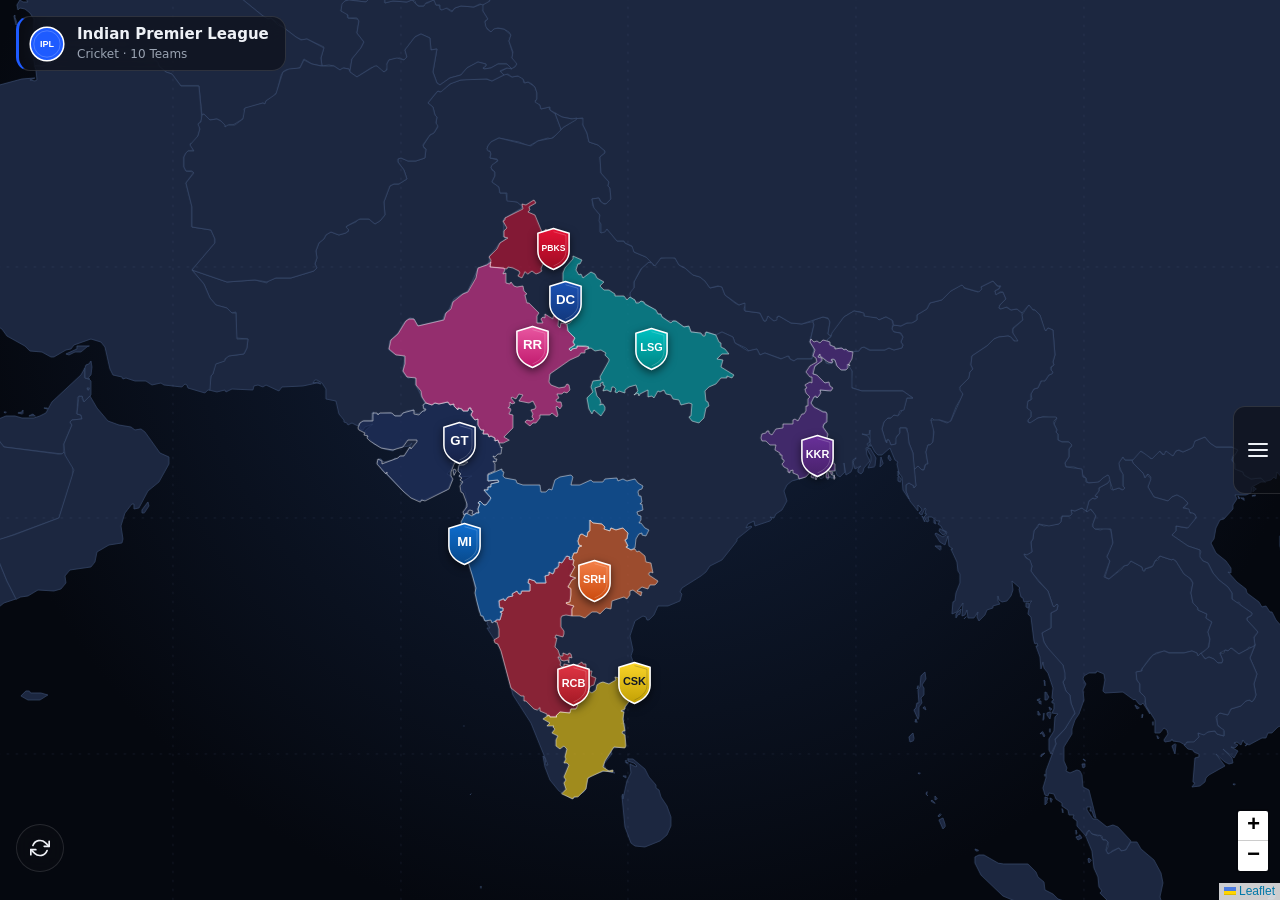
<file: index.html>
<!DOCTYPE html>
<html lang="en">
<head>
  <meta charset="UTF-8" />
  <meta name="viewport" content="width=device-width, initial-scale=1.0" />
  <meta name="description" content="FANVERSE: explore franchise leagues on an interactive map. IPL, PKL, ISL, BBL, SA20, ILT20 and CPL." />
  <title>FANVERSE · Sports Map</title>
  <link rel="stylesheet" href="vendor/leaflet.css" />
  <link rel="stylesheet" href="style.css" />
</head>
<body>
  <div id="map" aria-label="Interactive sports map"></div>

  <header id="league-chip" aria-live="polite">
    <img id="chip-logo" alt="" width="36" height="36" />
    <div><strong id="chip-name"></strong><span id="chip-count"></span></div>
  </header>

  <div id="league-splash" aria-hidden="true"><img id="splash-logo" alt="" /></div>

  <aside id="edge-panel" aria-label="Map controls">
    <button class="panel-tab" id="panel-toggle" aria-expanded="false" aria-controls="panel-content" aria-label="Toggle menu">
      <svg width="24" height="24" viewBox="0 0 24 24" fill="none" stroke="currentColor" stroke-width="2" stroke-linecap="round"><path d="M3 6h18M3 12h18M3 18h18"/></svg>
    </button>
    <div class="panel-content" id="panel-content">
      <h2>Leagues</h2>
      <div class="options-grid" id="league-options" role="group" aria-label="Leagues"></div>
      <h2>Teams</h2>
      <ul id="team-list"></ul>
      <h2>Demo</h2>
      <button id="tour" class="wide">Play tour</button>
      <h2>Map style</h2>
      <div class="options-grid" id="theme-options" role="group" aria-label="Map style">
        <button data-theme="dark">Dark</button>
        <button data-theme="light">Light</button>
        <button data-theme="classic">Classic</button>
        <button data-theme="forest">Forest</button>
        <button data-theme="neon">Neon</button>
        <button data-theme="ocean">Ocean</button>
      </div>
    </div>
  </aside>

  <button id="reset-view" aria-label="Reset view" title="Reset view">
    <svg width="20" height="20" viewBox="0 0 24 24" fill="none" stroke="currentColor" stroke-width="2" stroke-linecap="round" stroke-linejoin="round"><polyline points="23 4 23 10 17 10"/><polyline points="1 20 1 14 7 14"/><path d="M3.51 9a9 9 0 0 1 14.85-3.36L23 10M1 14l4.64 4.36A9 9 0 0 0 20.49 15"/></svg>
  </button>

  <aside id="card" hidden></aside>

  <div id="toast" role="status"></div>

  <script src="vendor/leaflet.js"></script>
  <script src="script.js"></script>
</body>
</html>
</file>
<file: vendor/leaflet.css>
/* required styles */

.leaflet-pane,
.leaflet-tile,
.leaflet-marker-icon,
.leaflet-marker-shadow,
.leaflet-tile-container,
.leaflet-pane > svg,
.leaflet-pane > canvas,
.leaflet-zoom-box,
.leaflet-image-layer,
.leaflet-layer {
	position: absolute;
	left: 0;
	top: 0;
	}
.leaflet-container {
	overflow: hidden;
	}
.leaflet-tile,
.leaflet-marker-icon,
.leaflet-marker-shadow {
	-webkit-user-select: none;
	   -moz-user-select: none;
	        user-select: none;
	  -webkit-user-drag: none;
	}
/* Prevents IE11 from highlighting tiles in blue */
.leaflet-tile::selection {
	background: transparent;
}
/* Safari renders non-retina tile on retina better with this, but Chrome is worse */
.leaflet-safari .leaflet-tile {
	image-rendering: -webkit-optimize-contrast;
	}
/* hack that prevents hw layers "stretching" when loading new tiles */
.leaflet-safari .leaflet-tile-container {
	width: 1600px;
	height: 1600px;
	-webkit-transform-origin: 0 0;
	}
.leaflet-marker-icon,
.leaflet-marker-shadow {
	display: block;
	}
/* .leaflet-container svg: reset svg max-width decleration shipped in Joomla! (joomla.org) 3.x */
/* .leaflet-container img: map is broken in FF if you have max-width: 100% on tiles */
.leaflet-container .leaflet-overlay-pane svg {
	max-width: none !important;
	max-height: none !important;
	}
.leaflet-container .leaflet-marker-pane img,
.leaflet-container .leaflet-shadow-pane img,
.leaflet-container .leaflet-tile-pane img,
.leaflet-container img.leaflet-image-layer,
.leaflet-container .leaflet-tile {
	max-width: none !important;
	max-height: none !important;
	width: auto;
	padding: 0;
	}

.leaflet-container img.leaflet-tile {
	/* See: https://bugs.chromium.org/p/chromium/issues/detail?id=600120 */
	mix-blend-mode: plus-lighter;
}

.leaflet-container.leaflet-touch-zoom {
	-ms-touch-action: pan-x pan-y;
	touch-action: pan-x pan-y;
	}
.leaflet-container.leaflet-touch-drag {
	-ms-touch-action: pinch-zoom;
	/* Fallback for FF which doesn't support pinch-zoom */
	touch-action: none;
	touch-action: pinch-zoom;
}
.leaflet-container.leaflet-touch-drag.leaflet-touch-zoom {
	-ms-touch-action: none;
	touch-action: none;
}
.leaflet-container {
	-webkit-tap-highlight-color: transparent;
}
.leaflet-container a {
	-webkit-tap-highlight-color: rgba(51, 181, 229, 0.4);
}
.leaflet-tile {
	filter: inherit;
	visibility: hidden;
	}
.leaflet-tile-loaded {
	visibility: inherit;
	}
.leaflet-zoom-box {
	width: 0;
	height: 0;
	-moz-box-sizing: border-box;
	     box-sizing: border-box;
	z-index: 800;
	}
/* workaround for https://bugzilla.mozilla.org/show_bug.cgi?id=888319 */
.leaflet-overlay-pane svg {
	-moz-user-select: none;
	}

.leaflet-pane         { z-index: 400; }

.leaflet-tile-pane    { z-index: 200; }
.leaflet-overlay-pane { z-index: 400; }
.leaflet-shadow-pane  { z-index: 500; }
.leaflet-marker-pane  { z-index: 600; }
.leaflet-tooltip-pane   { z-index: 650; }
.leaflet-popup-pane   { z-index: 700; }

.leaflet-map-pane canvas { z-index: 100; }
.leaflet-map-pane svg    { z-index: 200; }

.leaflet-vml-shape {
	width: 1px;
	height: 1px;
	}
.lvml {
	behavior: url(#default#VML);
	display: inline-block;
	position: absolute;
	}


/* control positioning */

.leaflet-control {
	position: relative;
	z-index: 800;
	pointer-events: visiblePainted; /* IE 9-10 doesn't have auto */
	pointer-events: auto;
	}
.leaflet-top,
.leaflet-bottom {
	position: absolute;
	z-index: 1000;
	pointer-events: none;
	}
.leaflet-top {
	top: 0;
	}
.leaflet-right {
	right: 0;
	}
.leaflet-bottom {
	bottom: 0;
	}
.leaflet-left {
	left: 0;
	}
.leaflet-control {
	float: left;
	clear: both;
	}
.leaflet-right .leaflet-control {
	float: right;
	}
.leaflet-top .leaflet-control {
	margin-top: 10px;
	}
.leaflet-bottom .leaflet-control {
	margin-bottom: 10px;
	}
.leaflet-left .leaflet-control {
	margin-left: 10px;
	}
.leaflet-right .leaflet-control {
	margin-right: 10px;
	}


/* zoom and fade animations */

.leaflet-fade-anim .leaflet-popup {
	opacity: 0;
	-webkit-transition: opacity 0.2s linear;
	   -moz-transition: opacity 0.2s linear;
	        transition: opacity 0.2s linear;
	}
.leaflet-fade-anim .leaflet-map-pane .leaflet-popup {
	opacity: 1;
	}
.leaflet-zoom-animated {
	-webkit-transform-origin: 0 0;
	    -ms-transform-origin: 0 0;
	        transform-origin: 0 0;
	}
svg.leaflet-zoom-animated {
	will-change: transform;
}

.leaflet-zoom-anim .leaflet-zoom-animated {
	-webkit-transition: -webkit-transform 0.25s cubic-bezier(0,0,0.25,1);
	   -moz-transition:    -moz-transform 0.25s cubic-bezier(0,0,0.25,1);
	        transition:         transform 0.25s cubic-bezier(0,0,0.25,1);
	}
.leaflet-zoom-anim .leaflet-tile,
.leaflet-pan-anim .leaflet-tile {
	-webkit-transition: none;
	   -moz-transition: none;
	        transition: none;
	}

.leaflet-zoom-anim .leaflet-zoom-hide {
	visibility: hidden;
	}


/* cursors */

.leaflet-interactive {
	cursor: pointer;
	}
.leaflet-grab {
	cursor: -webkit-grab;
	cursor:    -moz-grab;
	cursor:         grab;
	}
.leaflet-crosshair,
.leaflet-crosshair .leaflet-interactive {
	cursor: crosshair;
	}
.leaflet-popup-pane,
.leaflet-control {
	cursor: auto;
	}
.leaflet-dragging .leaflet-grab,
.leaflet-dragging .leaflet-grab .leaflet-interactive,
.leaflet-dragging .leaflet-marker-draggable {
	cursor: move;
	cursor: -webkit-grabbing;
	cursor:    -moz-grabbing;
	cursor:         grabbing;
	}

/* marker & overlays interactivity */
.leaflet-marker-icon,
.leaflet-marker-shadow,
.leaflet-image-layer,
.leaflet-pane > svg path,
.leaflet-tile-container {
	pointer-events: none;
	}

.leaflet-marker-icon.leaflet-interactive,
.leaflet-image-layer.leaflet-interactive,
.leaflet-pane > svg path.leaflet-interactive,
svg.leaflet-image-layer.leaflet-interactive path {
	pointer-events: visiblePainted; /* IE 9-10 doesn't have auto */
	pointer-events: auto;
	}

/* visual tweaks */

.leaflet-container {
	background: #ddd;
	outline-offset: 1px;
	}
.leaflet-container a {
	color: #0078A8;
	}
.leaflet-zoom-box {
	border: 2px dotted #38f;
	background: rgba(255,255,255,0.5);
	}


/* general typography */
.leaflet-container {
	font-family: "Helvetica Neue", Arial, Helvetica, sans-serif;
	font-size: 12px;
	font-size: 0.75rem;
	line-height: 1.5;
	}


/* general toolbar styles */

.leaflet-bar {
	box-shadow: 0 1px 5px rgba(0,0,0,0.65);
	border-radius: 4px;
	}
.leaflet-bar a {
	background-color: #fff;
	border-bottom: 1px solid #ccc;
	width: 26px;
	height: 26px;
	line-height: 26px;
	display: block;
	text-align: center;
	text-decoration: none;
	color: black;
	}
.leaflet-bar a,
.leaflet-control-layers-toggle {
	background-position: 50% 50%;
	background-repeat: no-repeat;
	display: block;
	}
.leaflet-bar a:hover,
.leaflet-bar a:focus {
	background-color: #f4f4f4;
	}
.leaflet-bar a:first-child {
	border-top-left-radius: 4px;
	border-top-right-radius: 4px;
	}
.leaflet-bar a:last-child {
	border-bottom-left-radius: 4px;
	border-bottom-right-radius: 4px;
	border-bottom: none;
	}
.leaflet-bar a.leaflet-disabled {
	cursor: default;
	background-color: #f4f4f4;
	color: #bbb;
	}

.leaflet-touch .leaflet-bar a {
	width: 30px;
	height: 30px;
	line-height: 30px;
	}
.leaflet-touch .leaflet-bar a:first-child {
	border-top-left-radius: 2px;
	border-top-right-radius: 2px;
	}
.leaflet-touch .leaflet-bar a:last-child {
	border-bottom-left-radius: 2px;
	border-bottom-right-radius: 2px;
	}

/* zoom control */

.leaflet-control-zoom-in,
.leaflet-control-zoom-out {
	font: bold 18px 'Lucida Console', Monaco, monospace;
	text-indent: 1px;
	}

.leaflet-touch .leaflet-control-zoom-in, .leaflet-touch .leaflet-control-zoom-out  {
	font-size: 22px;
	}


/* layers control */

.leaflet-control-layers {
	box-shadow: 0 1px 5px rgba(0,0,0,0.4);
	background: #fff;
	border-radius: 5px;
	}
.leaflet-control-layers-toggle {
	background-image: url(images/layers.png);
	width: 36px;
	height: 36px;
	}
.leaflet-retina .leaflet-control-layers-toggle {
	background-image: url(images/layers-2x.png);
	background-size: 26px 26px;
	}
.leaflet-touch .leaflet-control-layers-toggle {
	width: 44px;
	height: 44px;
	}
.leaflet-control-layers .leaflet-control-layers-list,
.leaflet-control-layers-expanded .leaflet-control-layers-toggle {
	display: none;
	}
.leaflet-control-layers-expanded .leaflet-control-layers-list {
	display: block;
	position: relative;
	}
.leaflet-control-layers-expanded {
	padding: 6px 10px 6px 6px;
	color: #333;
	background: #fff;
	}
.leaflet-control-layers-scrollbar {
	overflow-y: scroll;
	overflow-x: hidden;
	padding-right: 5px;
	}
.leaflet-control-layers-selector {
	margin-top: 2px;
	position: relative;
	top: 1px;
	}
.leaflet-control-layers label {
	display: block;
	font-size: 13px;
	font-size: 1.08333em;
	}
.leaflet-control-layers-separator {
	height: 0;
	border-top: 1px solid #ddd;
	margin: 5px -10px 5px -6px;
	}

/* Default icon URLs */
.leaflet-default-icon-path { /* used only in path-guessing heuristic, see L.Icon.Default */
	background-image: url(images/marker-icon.png);
	}


/* attribution and scale controls */

.leaflet-container .leaflet-control-attribution {
	background: #fff;
	background: rgba(255, 255, 255, 0.8);
	margin: 0;
	}
.leaflet-control-attribution,
.leaflet-control-scale-line {
	padding: 0 5px;
	color: #333;
	line-height: 1.4;
	}
.leaflet-control-attribution a {
	text-decoration: none;
	}
.leaflet-control-attribution a:hover,
.leaflet-control-attribution a:focus {
	text-decoration: underline;
	}
.leaflet-attribution-flag {
	display: inline !important;
	vertical-align: baseline !important;
	width: 1em;
	height: 0.6669em;
	}
.leaflet-left .leaflet-control-scale {
	margin-left: 5px;
	}
.leaflet-bottom .leaflet-control-scale {
	margin-bottom: 5px;
	}
.leaflet-control-scale-line {
	border: 2px solid #777;
	border-top: none;
	line-height: 1.1;
	padding: 2px 5px 1px;
	white-space: nowrap;
	-moz-box-sizing: border-box;
	     box-sizing: border-box;
	background: rgba(255, 255, 255, 0.8);
	text-shadow: 1px 1px #fff;
	}
.leaflet-control-scale-line:not(:first-child) {
	border-top: 2px solid #777;
	border-bottom: none;
	margin-top: -2px;
	}
.leaflet-control-scale-line:not(:first-child):not(:last-child) {
	border-bottom: 2px solid #777;
	}

.leaflet-touch .leaflet-control-attribution,
.leaflet-touch .leaflet-control-layers,
.leaflet-touch .leaflet-bar {
	box-shadow: none;
	}
.leaflet-touch .leaflet-control-layers,
.leaflet-touch .leaflet-bar {
	border: 2px solid rgba(0,0,0,0.2);
	background-clip: padding-box;
	}


/* popup */

.leaflet-popup {
	position: absolute;
	text-align: center;
	margin-bottom: 20px;
	}
.leaflet-popup-content-wrapper {
	padding: 1px;
	text-align: left;
	border-radius: 12px;
	}
.leaflet-popup-content {
	margin: 13px 24px 13px 20px;
	line-height: 1.3;
	font-size: 13px;
	font-size: 1.08333em;
	min-height: 1px;
	}
.leaflet-popup-content p {
	margin: 17px 0;
	margin: 1.3em 0;
	}
.leaflet-popup-tip-container {
	width: 40px;
	height: 20px;
	position: absolute;
	left: 50%;
	margin-top: -1px;
	margin-left: -20px;
	overflow: hidden;
	pointer-events: none;
	}
.leaflet-popup-tip {
	width: 17px;
	height: 17px;
	padding: 1px;

	margin: -10px auto 0;
	pointer-events: auto;

	-webkit-transform: rotate(45deg);
	   -moz-transform: rotate(45deg);
	    -ms-transform: rotate(45deg);
	        transform: rotate(45deg);
	}
.leaflet-popup-content-wrapper,
.leaflet-popup-tip {
	background: white;
	color: #333;
	box-shadow: 0 3px 14px rgba(0,0,0,0.4);
	}
.leaflet-container a.leaflet-popup-close-button {
	position: absolute;
	top: 0;
	right: 0;
	border: none;
	text-align: center;
	width: 24px;
	height: 24px;
	font: 16px/24px Tahoma, Verdana, sans-serif;
	color: #757575;
	text-decoration: none;
	background: transparent;
	}
.leaflet-container a.leaflet-popup-close-button:hover,
.leaflet-container a.leaflet-popup-close-button:focus {
	color: #585858;
	}
.leaflet-popup-scrolled {
	overflow: auto;
	}

.leaflet-oldie .leaflet-popup-content-wrapper {
	-ms-zoom: 1;
	}
.leaflet-oldie .leaflet-popup-tip {
	width: 24px;
	margin: 0 auto;

	-ms-filter: "progid:DXImageTransform.Microsoft.Matrix(M11=0.70710678, M12=0.70710678, M21=-0.70710678, M22=0.70710678)";
	filter: progid:DXImageTransform.Microsoft.Matrix(M11=0.70710678, M12=0.70710678, M21=-0.70710678, M22=0.70710678);
	}

.leaflet-oldie .leaflet-control-zoom,
.leaflet-oldie .leaflet-control-layers,
.leaflet-oldie .leaflet-popup-content-wrapper,
.leaflet-oldie .leaflet-popup-tip {
	border: 1px solid #999;
	}


/* div icon */

.leaflet-div-icon {
	background: #fff;
	border: 1px solid #666;
	}


/* Tooltip */
/* Base styles for the element that has a tooltip */
.leaflet-tooltip {
	position: absolute;
	padding: 6px;
	background-color: #fff;
	border: 1px solid #fff;
	border-radius: 3px;
	color: #222;
	white-space: nowrap;
	-webkit-user-select: none;
	-moz-user-select: none;
	-ms-user-select: none;
	user-select: none;
	pointer-events: none;
	box-shadow: 0 1px 3px rgba(0,0,0,0.4);
	}
.leaflet-tooltip.leaflet-interactive {
	cursor: pointer;
	pointer-events: auto;
	}
.leaflet-tooltip-top:before,
.leaflet-tooltip-bottom:before,
.leaflet-tooltip-left:before,
.leaflet-tooltip-right:before {
	position: absolute;
	pointer-events: none;
	border: 6px solid transparent;
	background: transparent;
	content: "";
	}

/* Directions */

.leaflet-tooltip-bottom {
	margin-top: 6px;
}
.leaflet-tooltip-top {
	margin-top: -6px;
}
.leaflet-tooltip-bottom:before,
.leaflet-tooltip-top:before {
	left: 50%;
	margin-left: -6px;
	}
.leaflet-tooltip-top:before {
	bottom: 0;
	margin-bottom: -12px;
	border-top-color: #fff;
	}
.leaflet-tooltip-bottom:before {
	top: 0;
	margin-top: -12px;
	margin-left: -6px;
	border-bottom-color: #fff;
	}
.leaflet-tooltip-left {
	margin-left: -6px;
}
.leaflet-tooltip-right {
	margin-left: 6px;
}
.leaflet-tooltip-left:before,
.leaflet-tooltip-right:before {
	top: 50%;
	margin-top: -6px;
	}
.leaflet-tooltip-left:before {
	right: 0;
	margin-right: -12px;
	border-left-color: #fff;
	}
.leaflet-tooltip-right:before {
	left: 0;
	margin-left: -12px;
	border-right-color: #fff;
	}

/* Printing */

@media print {
	/* Prevent printers from removing background-images of controls. */
	.leaflet-control {
		-webkit-print-color-adjust: exact;
		print-color-adjust: exact;
		}
	}
</file>
<file: style.css>
:root{--glass:rgba(12,14,20,.62);--line:rgba(255,255,255,.12);--accent:#5ac8fa;--text:#eef1f6;--muted:#9aa3b2}
*{box-sizing:border-box}
html,body{margin:0;height:100%;overflow:hidden;background:#0c0e14;color:var(--text);font-family:system-ui,-apple-system,"Segoe UI",Roboto,sans-serif}
#map{position:absolute;inset:0}
button{font:inherit;color:inherit}
:focus-visible{outline:2px solid var(--accent);outline-offset:2px}

#league-chip{position:absolute;top:16px;left:16px;z-index:900;display:flex;gap:12px;align-items:center;padding:8px 16px 8px 10px;background:var(--glass);backdrop-filter:blur(12px);-webkit-backdrop-filter:blur(12px);border:1px solid var(--line);border-radius:14px}
#league-chip strong{display:block;font-size:15px;line-height:1.2}
#league-chip span{font-size:12px;color:var(--muted)}

#edge-panel{position:absolute;top:0;right:-260px;width:260px;height:100%;z-index:1000;background:var(--glass);backdrop-filter:blur(14px) saturate(180%);-webkit-backdrop-filter:blur(14px) saturate(180%);border-left:1px solid var(--line);transition:right .45s cubic-bezier(.22,1,.36,1)}
#edge-panel.open{right:0}
.panel-tab{position:absolute;left:-48px;top:50%;transform:translateY(-50%);width:48px;height:88px;background:var(--glass);backdrop-filter:blur(10px);-webkit-backdrop-filter:blur(10px);border:1px solid var(--line);border-right:0;border-radius:12px 0 0 12px;cursor:pointer;display:flex;align-items:center;justify-content:center}
.panel-tab:hover{background:rgba(30,34,46,.8)}
.panel-content{height:100%;overflow-y:auto;padding:20px;display:flex;flex-direction:column;gap:12px}
.panel-content h2{margin:8px 0 0;font-size:13px;font-weight:600;color:var(--muted)}
.options-grid{display:grid;grid-template-columns:repeat(2,1fr);gap:8px}
.options-grid button{display:flex;align-items:center;gap:8px;justify-content:center;padding:9px;background:rgba(255,255,255,.05);border:1px solid var(--line);border-radius:8px;cursor:pointer;font-size:14px;transition:border-color .2s,background .2s}
.options-grid button img{width:20px;height:20px}
.options-grid button:hover{border-color:rgba(255,255,255,.4)}
.options-grid button.active{background:rgba(90,200,250,.18);border-color:rgba(90,200,250,.7);font-weight:600}
#team-list{list-style:none;margin:0;padding:0;display:flex;flex-direction:column;gap:2px}
#team-list button{width:100%;display:flex;align-items:center;gap:10px;padding:6px 8px;background:none;border:0;border-radius:8px;cursor:pointer;text-align:left;font-size:13px}
#team-list button:hover{background:rgba(255,255,255,.08)}
#team-list img{width:22px;height:25px;flex:none}

#reset-view{position:absolute;bottom:28px;left:16px;z-index:900;width:48px;height:48px;border-radius:50%;background:var(--glass);backdrop-filter:blur(10px);-webkit-backdrop-filter:blur(10px);border:1px solid var(--line);cursor:pointer;display:flex;align-items:center;justify-content:center;transition:transform .3s}
#reset-view:hover{transform:rotate(-30deg)}

#toast{position:absolute;bottom:28px;left:50%;transform:translate(-50%,20px);z-index:1100;padding:10px 18px;background:rgba(20,22,30,.92);border:1px solid var(--line);border-radius:10px;font-size:14px;opacity:0;pointer-events:none;transition:.3s}
#toast.show{opacity:1;transform:translate(-50%,0)}

#league-splash{position:fixed;inset:0;z-index:2000;pointer-events:none;visibility:hidden}
#league-splash.show{visibility:visible}
#splash-logo{position:absolute;top:50%;left:50%;width:200px;opacity:0}
#league-splash.show #splash-logo{animation:pop 1.8s cubic-bezier(.34,1.3,.5,1) forwards}
@keyframes pop{0%{transform:translate(-50%,-50%) scale(.3) rotate(-120deg);opacity:0}35%{opacity:1}60%{transform:translate(-50%,-50%) scale(1.1) rotate(0);opacity:1}100%{transform:translate(-50%,-50%) scale(.9);opacity:0}}

.team-marker img{filter:drop-shadow(0 3px 4px rgba(0,0,0,.55));transition:transform .2s}
.team-marker.selected{z-index:900!important}
.leaflet-popup-content{margin:12px 14px;font-family:inherit}
.pop-team{display:flex;gap:10px;align-items:center;margin:4px 0}
.pop-team img{width:30px;height:34px}
.pop-team b{display:block;font-size:14px}
.pop-team small{color:#555}
.pop-head{font-weight:600;margin-bottom:4px}

@media (max-width:768px){
  #edge-panel{width:100%;right:-100%}
  .panel-tab{left:-42px;width:42px;height:72px}
  #reset-view{bottom:auto;top:16px;left:auto;right:16px}
  #league-chip{top:auto;bottom:16px;left:16px}
  #splash-logo{width:140px}
}
@media (prefers-reduced-motion:reduce){*{transition:none!important;animation-duration:.01ms!important}}

/* ---- v3: accent, marker states, detail card, tooltips ---- */
.options-grid button.active{background:color-mix(in srgb,var(--accent) 22%,transparent);border-color:var(--accent);box-shadow:0 0 14px color-mix(in srgb,var(--accent) 35%,transparent)}
#league-chip{border-left:3px solid var(--accent)}
#league-chip span{text-transform:capitalize}
.wide{width:100%;padding:10px;background:rgba(255,255,255,.05);border:1px solid var(--line);border-radius:8px;cursor:pointer;font-size:14px}
.wide:hover{border-color:var(--accent)}
.team-marker{cursor:pointer}
.team-marker img{width:100%;height:100%;filter:drop-shadow(0 3px 4px rgba(0,0,0,.55));transition:transform .3s cubic-bezier(.3,1.5,.5,1),filter .3s}
.team-marker:hover img{transform:scale(1.18)}
.team-marker.selected{z-index:9999!important}
.team-marker.selected img{transform:scale(1.5);filter:drop-shadow(0 0 10px var(--accent)) drop-shadow(0 4px 6px rgba(0,0,0,.6))}
.leaflet-tooltip{background:rgba(12,14,20,.92);color:#eef1f6;border:1px solid rgba(255,255,255,.16);border-radius:8px;box-shadow:0 6px 18px rgba(0,0,0,.35);font:12.5px/1.45 system-ui,sans-serif;padding:6px 10px}
.leaflet-tooltip-top:before{border-top-color:rgba(12,14,20,.92)}
#card{position:absolute;z-index:950;left:16px;top:84px;width:310px;max-height:calc(100% - 180px);overflow:auto;padding:18px;background:rgba(12,14,20,.78);backdrop-filter:blur(16px) saturate(160%);-webkit-backdrop-filter:blur(16px) saturate(160%);border:1px solid var(--line);border-top:3px solid var(--team,var(--accent));border-radius:16px;box-shadow:0 18px 40px rgba(0,0,0,.4);animation:cardin .35s cubic-bezier(.22,1,.36,1)}
#card[hidden]{display:none}
@keyframes cardin{from{opacity:0;transform:translateY(10px)}}
#card h3{margin:0;font-size:19px;line-height:1.25}
#card span{font-size:12.5px;color:var(--muted)}
#card .x{position:absolute;top:8px;right:10px;background:none;border:0;font-size:24px;line-height:1;color:var(--muted);cursor:pointer}
.card-head{display:flex;gap:14px;align-items:center;margin-bottom:12px}
.card-head img{width:60px;height:67px;flex:none;filter:drop-shadow(0 4px 6px rgba(0,0,0,.5))}
#card dl{margin:0;display:grid;gap:2px}
#card dt{font-size:12px;color:var(--muted);margin-top:8px}
#card dd{margin:0;font-size:14.5px}
#card .row{display:grid;grid-template-columns:30px 1fr;column-gap:10px;width:100%;margin-top:8px;padding:8px;text-align:left;background:rgba(255,255,255,.05);border:1px solid var(--line);border-radius:10px;cursor:pointer}
#card .row:hover{border-color:var(--accent)}
#card .row img{grid-row:span 2;width:30px;height:34px}
#card .row small{color:var(--muted);font-size:12px}
@media (max-width:768px){#card{left:8px;right:8px;top:auto;bottom:8px;width:auto;max-height:42%}body.card-open #league-chip{display:none}}
</file>
